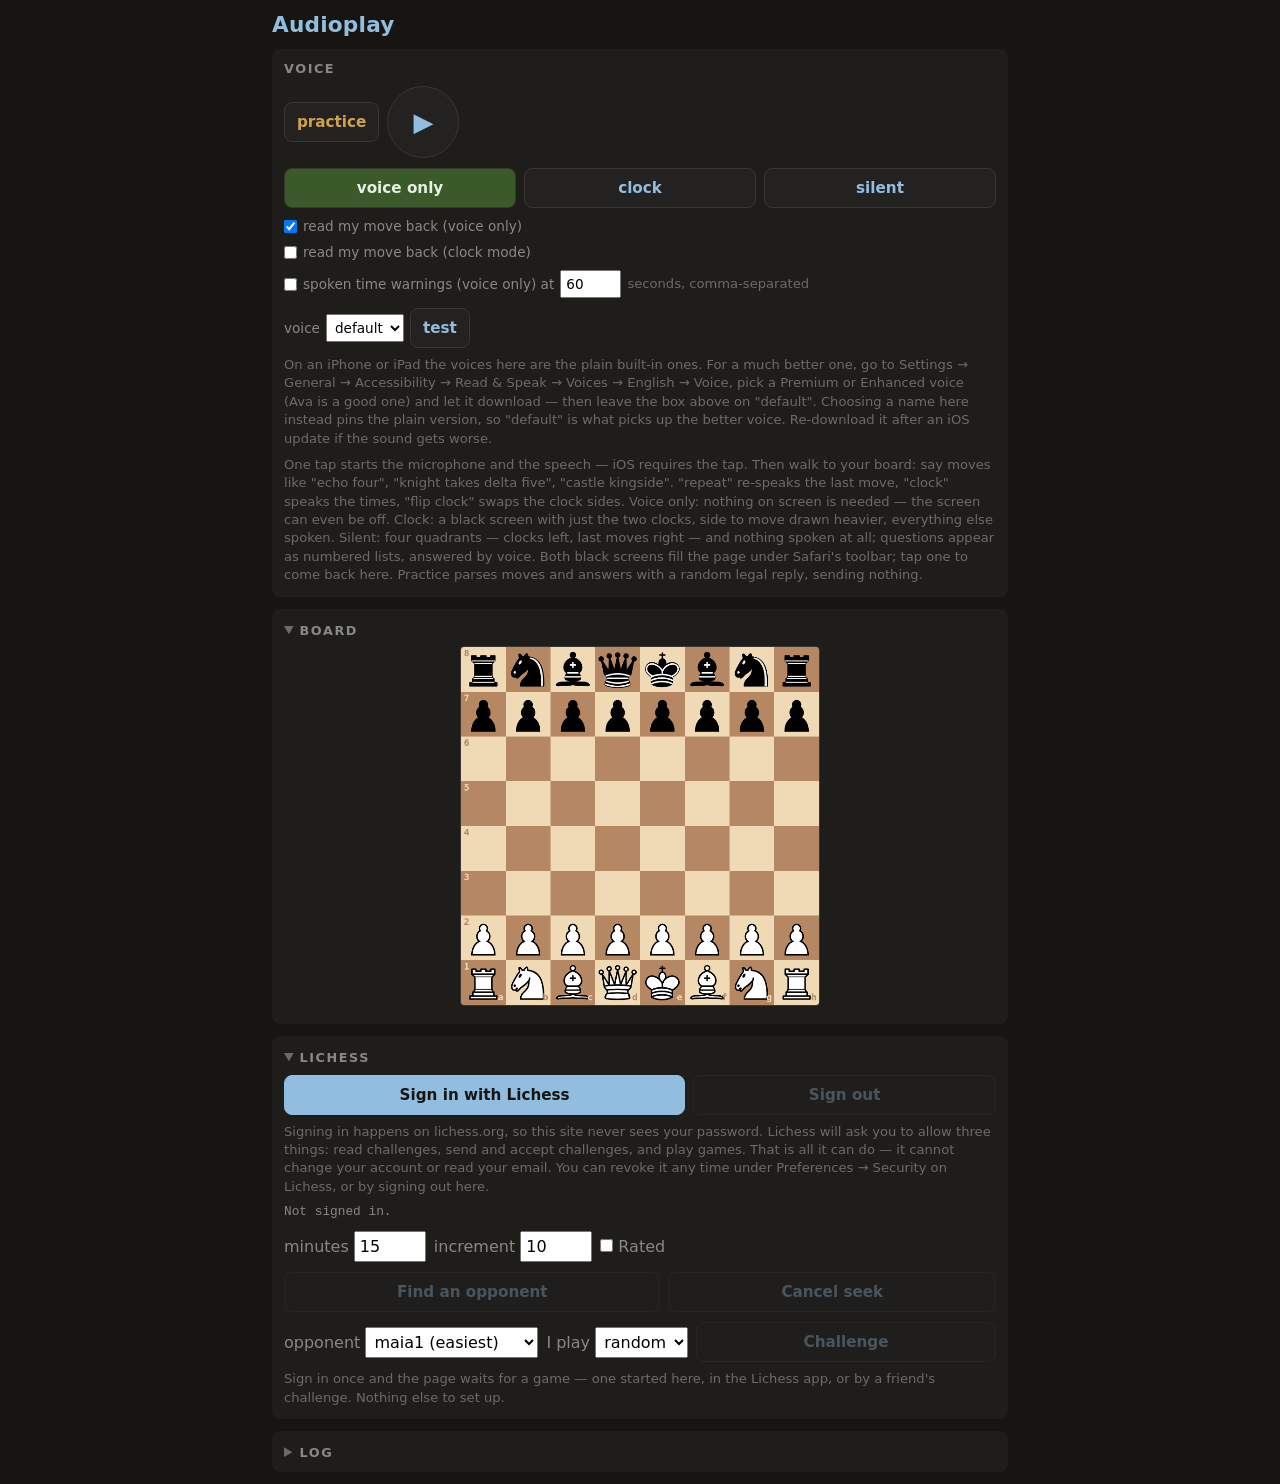
<file: reference/index.html>
<!DOCTYPE html>
<!-- Layout and STATIC style only. The project is
     documented in app.js — 
     read its header first. The CSS below is BoardEye's,
     trimmed to the panels this page has.

     NO VERSION NUMBER IS DISPLAYED ANYWHERE (w6). It
     used to sit in the heading, in the log bar, and in a
     ?v= on every script tag, so every bump forced an
     edit of a file whose layout had not changed. VERSION
     still exists in app.js and still goes in the LOG
     LINES, which is where it is actually useful — a
     pasted log dump says which build produced it. On
     screen it told the owner something he already knew.
     This file should only change when the LAYOUT does.
     Cache-busting went too: GitHub Pages caches about
     ten minutes and a hard refresh beats it, which is
     the right trade for a site with one user.

     NO STATE APPEARANCE LIVES HERE (w11). Anything whose
     look changes with what the program is DOING — a
     button that goes green when signed in, a chip that
     lights when its mode is on — is styled from app.js,
     inline, next to the code that knows the state. The
     userscript did it that way and it was right: a CSS
     class here plus a toggle there means every such
     tweak edits two files for one idea. What stays here
     is the resting appearance: colours, type, spacing,
     layout. -->
<html lang="en">
<head>
<meta charset="UTF-8">
<meta name="viewport" content="width=device-width, initial-scale=1.0, maximum-scale=1.0, user-scalable=no">
<title>Audioplay</title>
<style>
  :root {
    --bg:      #161512;
    --surface: #1f1d1a;
    --border:  #3a3530;
    --accent:  #91bddf;
    --green:   #7cb444;
    --red:     #f34335;
    --text:    #888888;
    --btn-bg:  #242220;
    --chip-on: #3a5a2a;
    --warn:    #d0a24c;
    --dim:     #6b6b6b;
    --ok: var(--green); --bad: var(--red); --brass: var(--accent);
  }
  * { box-sizing: border-box; margin: 0; padding: 0; -webkit-tap-highlight-color: transparent; }
  body {
    background: var(--bg); color: var(--text);
    font-family: system-ui, -apple-system, "Segoe UI", Roboto, sans-serif;
    font-weight: 500;
    padding: 12px; max-width: 760px; margin: 0 auto;
  }
  h1 { font-size: 1.35rem; font-weight: 700; letter-spacing: .01em; color: var(--accent); }
  h1 .version { color: var(--text); font-size: .8rem; margin-left: .4em; font-family: Menlo, monospace; font-weight: 600; }
  .row { display: flex; gap: 8px; margin-top: 10px; flex-wrap: wrap; align-items: center; }
  button {
    touch-action: manipulation; -webkit-user-select: none; user-select: none;
    -webkit-appearance: none; appearance: none;
    font-family: inherit; font-size: .95rem; font-weight: 600;
    background: var(--btn-bg); color: var(--accent);
    border: 1px solid var(--border); border-radius: 8px;
    padding: 10px 14px; flex: 1 1 auto;
    transition: transform .08s ease, opacity .08s ease;
  }
  button:active { transform: scale(.96); opacity: .5; }
  button:focus, button:focus-visible { outline: none; box-shadow: none; }
  button:disabled { opacity: .35; }
  button.primary { background: var(--accent); color: var(--bg); border-color: var(--accent); }
  button.chip { flex: 0 0 auto; padding: 10px 12px; }
  button.chip#chipPractice { color: var(--warn); }
  button.on { background: var(--chip-on); color: #e6efe0; }
  /* The round button, exactly the userscript's: play
     triangle = off, hollow circle = on, filled = hearing */
  #bigBtn {
    flex: 0 0 auto; width: 72px; height: 72px; border-radius: 50%;
    font-size: 26px; line-height: 1; padding: 0;
    display: flex; align-items: center; justify-content: center;
  }
  .panel { background: var(--surface); border-radius: 8px; padding: 12px; margin-top: 12px; }
  .panel h2, .panel > details > summary {
    font-size: .8rem; font-weight: 600; letter-spacing: .12em;
    text-transform: uppercase; color: var(--text); margin-bottom: 8px;
  }
  .panel > details > summary { cursor: pointer; }
  .panel > details > summary::marker,
  .panel > details > summary::-webkit-details-marker { color: var(--dim); font-size: 1.15em; }
  .panel > details:not([open]) > summary { margin-bottom: 0; }
  .stats { font-family: Menlo, "SF Mono", monospace; font-size: .8rem; line-height: 1.5; white-space: pre-wrap; }
  .stats .ok { color: var(--ok); } .stats .bad { color: var(--bad); }
  #mini {
    display: block; width: 100%; max-width: 360px; aspect-ratio: 1;
    border: 1px solid var(--border); border-radius: 4px;
    margin: 0 auto; touch-action: manipulation;
  }
  .hint { color: var(--dim); font-size: .82rem; margin-top: 8px; line-height: 1.4; }
  #lichessLine { margin-top: 6px; }
  #turnLine { margin-top: 6px; font-weight: 700; }
  #clockLine { margin-top: 6px; font-size: 1.5rem; font-weight: 700; letter-spacing: .02em;
               font-family: Menlo, "SF Mono", monospace; }
  #clockLine .mine { color: var(--brass); }
  #clockLine .low { color: var(--bad); }
  input.numin { width: 4.5em; padding: 4px; font: inherit; }
  input.whoin { width: 9em; padding: 4px; font: inherit; }
  select { font: inherit; padding: 4px; }
  #logBody {
    margin: 8px 0 0; max-height: 40vh; overflow: auto; color: #9fb0a0;
    font-size: 11px; line-height: 1.35; white-space: pre-wrap; word-break: break-word;
    font-family: ui-monospace, Menlo, monospace; -webkit-overflow-scrolling: touch;
  }
  .row.opt { font-size: .85rem; color: var(--text); gap: 6px; }
  .row.opt label { display: flex; align-items: center; gap: 6px; }
  #modeRow button { flex: 1 1 0; }
</style>
</head>
<body>

<svg id="pieceDefs" aria-hidden="true" focusable="false"
     style="position:absolute;width:0;height:0;overflow:hidden"><defs>
  <g id="white-king" fill="none" fill-rule="evenodd" stroke="#000" stroke-width="1.5" stroke-linecap="round" stroke-linejoin="round"><path d="M22.5 11.63V6M20 8h5" stroke-linejoin="miter"/><path d="M22.5 25s4.5-7.5 3-10.5c0 0-1-2.5-3-2.5s-3 2.5-3 2.5c-1.5 3 3 10.5 3 10.5" fill="#fff" stroke-linecap="butt" stroke-linejoin="miter"/><path d="M11.5 37c5.5 3.5 15.5 3.5 21 0v-7s9-4.5 6-10.5c-4-6.5-13.5-3.5-16 4V27v-3.5c-3.5-7.5-13-10.5-16-4-3 6 5 10 5 10V37z" fill="#fff"/><path d="M11.5 30c5.5-3 15.5-3 21 0m-21 3.5c5.5-3 15.5-3 21 0m-21 3.5c5.5-3 15.5-3 21 0"/></g>
  <g id="white-queen" fill="#fff" fill-rule="evenodd" stroke="#000" stroke-width="1.5" stroke-linecap="round" stroke-linejoin="round"><path d="M8 12a2 2 0 1 1-4 0 2 2 0 1 1 4 0zM24.5 7.5a2 2 0 1 1-4 0 2 2 0 1 1 4 0zM41 12a2 2 0 1 1-4 0 2 2 0 1 1 4 0zM16 8.5a2 2 0 1 1-4 0 2 2 0 1 1 4 0zM33 9a2 2 0 1 1-4 0 2 2 0 1 1 4 0z"/><path d="M9 26c8.5-1.5 21-1.5 27 0l2-12-7 11V11l-5.5 13.5-3-15-3 15-5.5-14V25L7 14l2 12zM9 26c0 2 1.5 2 2.5 4 1 1.5 1 1 .5 3.5-1.5 1-1.5 2.5-1.5 2.5-1.5 1.5.5 2.5.5 2.5 6.5 1 16.5 1 23 0 0 0 1.5-1 0-2.5 0 0 .5-1.5-1-2.5-.5-2.5-.5-2 .5-3.5 1-2 2.5-2 2.5-4-8.5-1.5-18.5-1.5-27 0z" stroke-linecap="butt"/><path d="M11.5 30c3.5-1 18.5-1 22 0M12 33.5c6-1 15-1 21 0" fill="none"/></g>
  <g id="white-rook" fill="#fff" fill-rule="evenodd" stroke="#000" stroke-width="1.5" stroke-linecap="round" stroke-linejoin="round"><path d="M9 39h27v-3H9v3zM12 36v-4h21v4H12zM11 14V9h4v2h5V9h5v2h5V9h4v5" stroke-linecap="butt"/><path d="M34 14l-3 3H14l-3-3"/><path d="M31 17v12.5H14V17" stroke-linecap="butt" stroke-linejoin="miter"/><path d="M31 29.5l1.5 2.5h-20l1.5-2.5"/><path d="M11 14h23" fill="none" stroke-linejoin="miter"/></g>
  <g id="white-bishop" fill="none" fill-rule="evenodd" stroke="#000" stroke-width="1.5" stroke-linecap="round" stroke-linejoin="round"><g fill="#fff" stroke-linecap="butt"><path d="M9 36c3.39-.97 10.11.43 13.5-2 3.39 2.43 10.11 1.03 13.5 2 0 0 1.65.54 3 2-.68.97-1.65.99-3 .5-3.39-.97-10.11.46-13.5-1-3.39 1.46-10.11.03-13.5 1-1.354.49-2.323.47-3-.5 1.354-1.94 3-2 3-2zM15 32c2.5 2.5 12.5 2.5 15 0 .5-1.5 0-2 0-2 0-2.5-2.5-4-2.5-4 5.5-1.5 6-11.5-5-15.5-11 4-10.5 14-5 15.5 0 0-2.5 1.5-2.5 4 0 0-.5.5 0 2zM25 8a2.5 2.5 0 1 1-5 0 2.5 2.5 0 1 1 5 0z"/></g><path d="M17.5 26h10M15 30h15m-7.5-14.5v5M20 18h5" stroke-linejoin="miter"/></g>
  <g id="white-knight" fill="none" fill-rule="evenodd" stroke="#000" stroke-width="1.5" stroke-linecap="round" stroke-linejoin="round"><path d="M 22,10 C 32.5,11 38.5,18 38,39 L 15,39 C 15,30 25,32.5 23,18" style="fill:#ffffff; stroke:#000000;"/><path d="M 24,18 C 24.38,20.91 18.45,25.37 16,27 C 13,29 13.18,31.34 11,31 C 9.958,30.06 12.41,27.96 11,28 C 10,28 11.19,29.23 10,30 C 9,30 5.997,31 6,26 C 6,24 12,14 12,14 C 12,14 13.89,12.1 14,10.5 C 13.27,9.506 13.5,8.5 13.5,7.5 C 14.5,6.5 16.5,10 16.5,10 L 18.5,10 C 18.5,10 19.28,8.008 21,7 C 22,7 22,10 22,10" style="fill:#ffffff; stroke:#000000;"/><path d="M 9.5 25.5 A 0.5 0.5 0 1 1 8.5,25.5 A 0.5 0.5 0 1 1 9.5 25.5 z" style="fill:#000000; stroke:#000000;"/><path d="M 15 15.5 A 0.5 1.5 0 1 1 14,15.5 A 0.5 1.5 0 1 1 15 15.5 z" transform="matrix(0.866,0.5,-0.5,0.866,9.693,-5.173)" style="fill:#000000; stroke:#000000;"/></g>
  <g id="white-pawn"><path d="M22.5 9c-2.21 0-4 1.79-4 4 0 .89.29 1.71.78 2.38C17.33 16.5 16 18.59 16 21c0 2.03.94 3.84 2.41 5.03-3 1.06-7.41 5.55-7.41 13.47h23c0-7.92-4.41-12.41-7.41-13.47 1.47-1.19 2.41-3 2.41-5.03 0-2.41-1.33-4.5-3.28-5.62.49-.67.78-1.49.78-2.38 0-2.21-1.79-4-4-4z" fill="#fff" stroke="#000" stroke-width="1.5" stroke-linecap="round"/></g>
  <g id="black-king" fill="none" fill-rule="evenodd" stroke="#000" stroke-width="1.5" stroke-linecap="round" stroke-linejoin="round"><path d="M22.5 11.63V6" stroke-linejoin="miter"/><path d="M22.5 25s4.5-7.5 3-10.5c0 0-1-2.5-3-2.5s-3 2.5-3 2.5c-1.5 3 3 10.5 3 10.5" fill="#000" stroke-linecap="butt" stroke-linejoin="miter"/><path d="M11.5 37c5.5 3.5 15.5 3.5 21 0v-7s9-4.5 6-10.5c-4-6.5-13.5-3.5-16 4V27v-3.5c-3.5-7.5-13-10.5-16-4-3 6 5 10 5 10V37z" fill="#000"/><path d="M20 8h5" stroke-linejoin="miter"/><path d="M32 29.5s8.5-4 6.03-9.65C34.15 14 25 18 22.5 24.5l.01 2.1-.01-2.1C20 18 9.906 14 6.997 19.85c-2.497 5.65 4.853 9 4.853 9M11.5 30c5.5-3 15.5-3 21 0m-21 3.5c5.5-3 15.5-3 21 0m-21 3.5c5.5-3 15.5-3 21 0" stroke="#fff"/></g>
  <g id="black-queen" fill="#000" fill-rule="evenodd" stroke="#000" stroke-width="1.5" stroke-linecap="round" stroke-linejoin="round"><g fill="#000" stroke="none"><circle cx="6" cy="12" r="2.75"/><circle cx="14" cy="9" r="2.75"/><circle cx="22.5" cy="8" r="2.75"/><circle cx="31" cy="9" r="2.75"/><circle cx="39" cy="12" r="2.75"/></g><path d="M9 26c8.5-1.5 21-1.5 27 0l2.5-12.5L31 25l-.3-14.1-5.2 13.6-3-14.5-3 14.5-5.2-13.6L14 25 6.5 13.5 9 26zM9 26c0 2 1.5 2 2.5 4 1 1.5 1 1 .5 3.5-1.5 1-1.5 2.5-1.5 2.5-1.5 1.5.5 2.5.5 2.5 6.5 1 16.5 1 23 0 0 0 1.5-1 0-2.5 0 0 .5-1.5-1-2.5-.5-2.5-.5-2 .5-3.5 1-2 2.5-2 2.5-4-8.5-1.5-18.5-1.5-27 0z" stroke-linecap="butt"/><path d="M11 38.5a35 35 1 0 0 23 0" fill="none" stroke-linecap="butt"/><path d="M11 29a35 35 1 0 1 23 0M12.5 31.5h20M11.5 34.5a35 35 1 0 0 22 0M10.5 37.5a35 35 1 0 0 24 0" fill="none" stroke="#fff"/></g>
  <g id="black-rook" fill="#000" fill-rule="evenodd" stroke="#000" stroke-width="1.5" stroke-linecap="round" stroke-linejoin="round"><path d="M9 39h27v-3H9v3zM12.5 32l1.5-2.5h17l1.5 2.5h-20zM12 36v-4h21v4H12z" stroke-linecap="butt"/><path d="M14 29.5v-13h17v13H14z" stroke-linecap="butt" stroke-linejoin="miter"/><path d="M14 16.5L11 14h23l-3 2.5H14zM11 14V9h4v2h5V9h5v2h5V9h4v5H11z" stroke-linecap="butt"/><path d="M12 35.5h21M13 31.5h19M14 29.5h17M14 16.5h17M11 14h23" fill="none" stroke="#fff" stroke-width="1" stroke-linejoin="miter"/></g>
  <g id="black-bishop" fill="none" fill-rule="evenodd" stroke="#000" stroke-width="1.5" stroke-linecap="round" stroke-linejoin="round"><path d="M9 36c3.39-.97 10.11.43 13.5-2 3.39 2.43 10.11 1.03 13.5 2 0 0 1.65.54 3 2-.68.97-1.65.99-3 .5-3.39-.97-10.11.46-13.5-1-3.39 1.46-10.11.03-13.5 1-1.354.49-2.323.47-3-.5 1.354-1.94 3-2 3-2zm6-4c2.5 2.5 12.5 2.5 15 0 .5-1.5 0-2 0-2 0-2.5-2.5-4-2.5-4 5.5-1.5 6-11.5-5-15.5-11 4-10.5 14-5 15.5 0 0-2.5 1.5-2.5 4 0 0-.5.5 0 2zM25 8a2.5 2.5 0 1 1-5 0 2.5 2.5 0 1 1 5 0z" fill="#000" stroke-linecap="butt"/><path d="M17.5 26h10M15 30h15m-7.5-14.5v5M20 18h5" stroke="#fff" stroke-linejoin="miter"/></g>
  <g id="black-knight" fill="none" fill-rule="evenodd" stroke="#000" stroke-width="1.5" stroke-linecap="round" stroke-linejoin="round"><path d="M 22,10 C 32.5,11 38.5,18 38,39 L 15,39 C 15,30 25,32.5 23,18" style="fill:#000000; stroke:#000000;"/><path d="M 24,18 C 24.38,20.91 18.45,25.37 16,27 C 13,29 13.18,31.34 11,31 C 9.958,30.06 12.41,27.96 11,28 C 10,28 11.19,29.23 10,30 C 9,30 5.997,31 6,26 C 6,24 12,14 12,14 C 12,14 13.89,12.1 14,10.5 C 13.27,9.506 13.5,8.5 13.5,7.5 C 14.5,6.5 16.5,10 16.5,10 L 18.5,10 C 18.5,10 19.28,8.008 21,7 C 22,7 22,10 22,10" style="fill:#000000; stroke:#000000;"/><path d="M 9.5 25.5 A 0.5 0.5 0 1 1 8.5,25.5 A 0.5 0.5 0 1 1 9.5 25.5 z" style="fill:#ececec; stroke:#ececec;"/><path d="M 15 15.5 A 0.5 1.5 0 1 1 14,15.5 A 0.5 1.5 0 1 1 15 15.5 z" transform="matrix(0.866,0.5,-0.5,0.866,9.693,-5.173)" style="fill:#ececec; stroke:#ececec;"/><path d="M 24.55,10.4 L 24.1,11.85 L 24.6,12 C 27.75,13 30.25,14.49 32.5,18.75 C 34.75,23.01 35.75,29.06 35.25,39 L 35.2,39.5 L 37.45,39.5 L 37.5,39 C 38,28.94 36.62,22.15 34.25,17.66 C 31.88,13.17 28.46,11.02 25.06,10.5 L 24.55,10.4 z " style="fill:#ececec; stroke:none;"/></g>
  <g id="black-pawn"><path d="M22.5 9c-2.21 0-4 1.79-4 4 0 .89.29 1.71.78 2.38C17.33 16.5 16 18.59 16 21c0 2.03.94 3.84 2.41 5.03-3 1.06-7.41 5.55-7.41 13.47h23c0-7.92-4.41-12.41-7.41-13.47 1.47-1.19 2.41-3 2.41-5.03 0-2.41-1.33-4.5-3.28-5.62.49-.67.78-1.49.78-2.38 0-2.21-1.79-4-4-4z" stroke="#000" stroke-width="1.5" stroke-linecap="round"/></g>
</defs></svg>

<h1>Audioplay</h1>

<div class="panel" id="panelVoice">
  <h2>Voice</h2>
  <div class="row">
    <button class="chip" id="chipPractice">practice</button>
    <button id="bigBtn">&#9654;</button>
  </div>
  <div class="row" id="modeRow">
    <button id="modeVoice" class="on">voice only</button>
    <button id="modeClock">clock</button>
    <button id="modeSilent">silent</button>
  </div>
  <div class="row opt">
    <label><input type="checkbox" id="optReadBackVoice" data-setting="readBackVoice">
    read my move back (voice only)</label>
  </div>
  <div class="row opt">
    <label><input type="checkbox" id="optReadBackClock" data-setting="readBackClock">
    read my move back (clock mode)</label>
  </div>
  <div class="row opt">
    <label><input type="checkbox" id="optLowTime" data-setting="lowTimeOn">
    spoken time warnings (voice only) at</label>
    <input id="optLowTimeLevels" class="numin" type="text"
      value="60" autocapitalize="off" autocorrect="off"
      spellcheck="false"> <span class="hint" style="margin-top:0">seconds, comma-separated</span>
  </div>
  <div class="row opt">
    <label for="optVoice">voice</label>
    <select id="optVoice"><option value="">default</option></select>
    <button class="chip" id="btnVoiceTest">test</button>
  </div>
  <p class="hint">On an iPhone or iPad the voices here are
  the plain built-in ones. For a much better one, go to
  Settings &rarr; General &rarr; Accessibility &rarr; Read
  &amp; Speak &rarr; Voices &rarr; English &rarr; Voice, pick
  a Premium or Enhanced voice (Ava is a good one) and let it
  download &mdash; then leave the box above on "default".
  Choosing a name here instead pins the plain version, so
  "default" is what picks up the better voice. Re-download
  it after an iOS update if the sound gets worse.</p>
  <p class="hint">One tap starts the microphone and the
  speech — iOS requires the tap. Then walk to your board:
  say moves like "echo four", "knight takes delta five",
  "castle kingside". "repeat" re-speaks the last move,
  "clock" speaks the times, "flip clock" swaps the clock
  sides. Voice only: nothing on screen is needed — the
  screen can even be off. Clock: a black screen with just
  the two clocks, side to move drawn heavier, everything
  else spoken. Silent: four quadrants — clocks left, last
  moves right — and nothing spoken at all; questions
  appear as numbered lists, answered by voice. Both black
  screens fill the page under Safari's toolbar; tap one
  to come back here. Practice parses moves
  and answers with a random legal reply, sending
  nothing.</p>
</div>

<div class="panel" id="panelBoard">
  <details open>
  <summary>Board</summary>
  <canvas id="mini" width="768" height="768"></canvas>
  <div class="stats" id="turnLine"></div>
  <div class="stats" id="clockLine"></div>
  </details>
</div>

<div class="panel" id="panelLichess">
  <details open>
  <summary>Lichess</summary>
  <div class="row">
    <button id="btnSignIn" class="primary">Sign in with Lichess</button>
    <button id="btnSignOut" disabled>Sign out</button>
  </div>
  <p class="hint">Signing in happens on lichess.org, so
  this site never sees your password. Lichess will ask you
  to allow three things: read challenges, send and accept
  challenges, and play games. That is all it can do — it
  cannot change your account or read your email. You can
  revoke it any time under Preferences &rarr; Security on
  Lichess, or by signing out here.</p>
  <div class="stats" id="lichessLine">Not signed in.</div>
  <div class="row">
    <label>minutes <input id="seekMinutes" class="numin" type="number" min="1" max="180" value="15"></label>
    <label>increment <input id="seekIncrement" class="numin" type="number" min="0" max="60" value="10"></label>
    <label><input type="checkbox" id="seekRated"> Rated</label>
  </div>
  <div class="row">
    <button id="btnSeek" disabled>Find an opponent</button>
    <button id="btnSeekCancel" disabled>Cancel seek</button>
  </div>
  <div class="row">
    <label>opponent <select id="challengeWho">
      <option value="maia1">maia1 (easiest)</option>
      <option value="maia5">maia5</option>
      <option value="maia9">maia9 (strongest)</option>
      <option value="other">someone else</option>
    </select></label>
    <input id="challengeOther" class="whoin" type="text"
      placeholder="lichess name" style="display:none"
      autocapitalize="off" autocorrect="off" spellcheck="false">
    <label>I play <select id="challengeColour">
      <option value="random">random</option>
      <option value="white">white</option>
      <option value="black">black</option>
    </select></label>
    <button id="btnChallenge" disabled>Challenge</button>
  </div>
  <p class="hint">Sign in once and the page waits for a
  game — one started here, in the Lichess app, or by a
  friend's challenge. Nothing else to set up.</p>
  </details>
</div>

<div class="panel" id="panelLog">
  <details>
  <summary>Log</summary>
  <div class="row">
    <button class="chip" id="btnLogCopy">copy</button>
    <button class="chip" id="btnLogClear">clear</button>
  </div>
  <pre id="logBody"></pre>
  </details>
</div>

<!-- Load order is dependency order for top-level code
     only; all cross-file calls happen at runtime. Bump
     ?v= with VERSION so a deploy can never mix old and
     new files in one cached page. -->
<script src="rules.js"></script>
<script src="board.js"></script>
<script src="speech.js"></script>
<script src="parser.js"></script>
<script src="lichess.js"></script>
<script src="modes.js"></script>
<script src="app.js"></script>
</body>
</html>
</file>
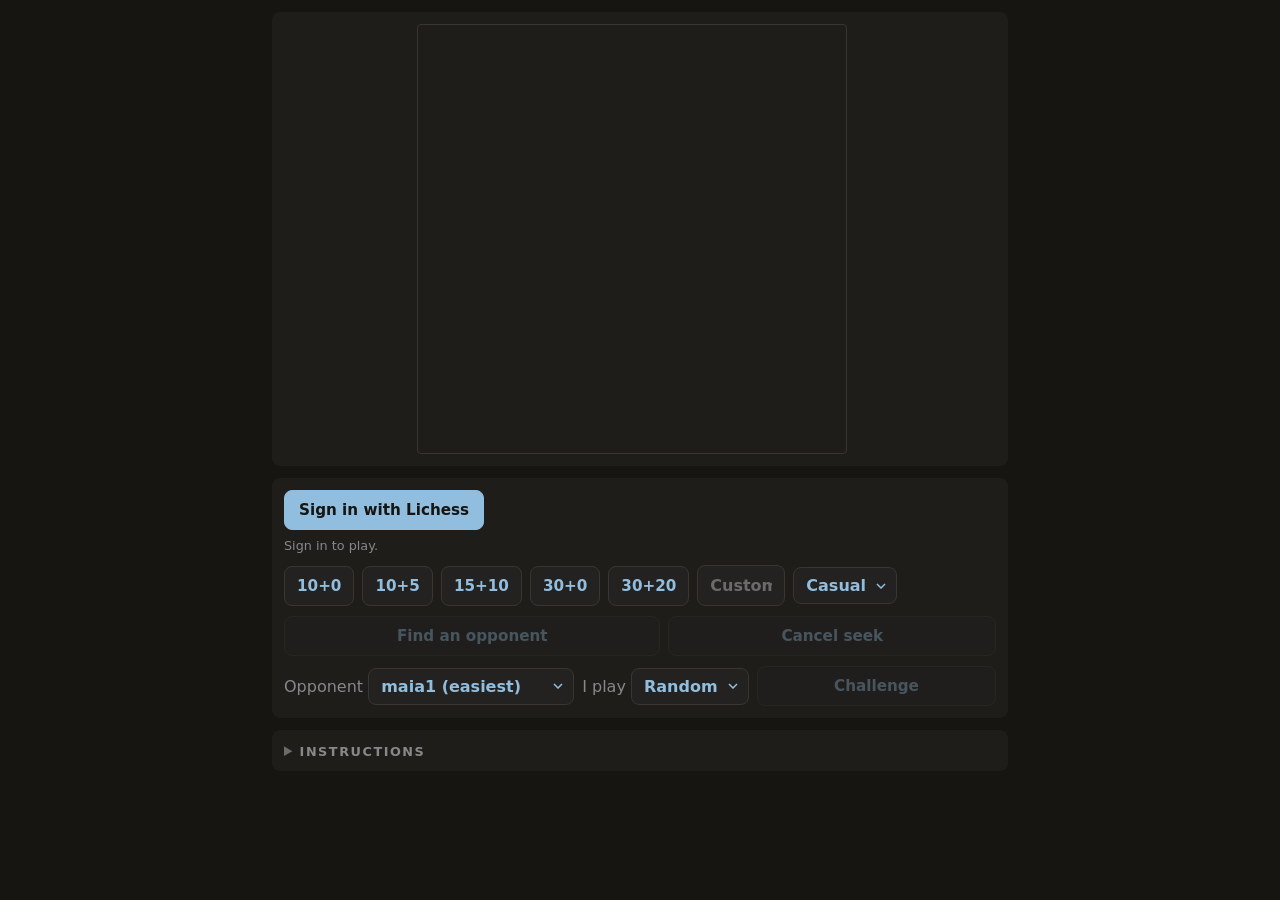
<file: src/index.html>
<!doctype html>
<!-- ONE LINE, AND THE PAGE HAS NEVER HAD IT (w56). Without a
     doctype every browser parses this in QUIRKS MODE - a
     compatibility mode for pages written before the standards
     existed - and it has been doing so since w1. The page
     works, which is why nobody noticed.

     What changes in standards mode is mostly sizing: percentage
     heights resolve differently, and line-height and font
     inheritance into tables behave properly. Everything on
     screen here was tuned BY EYE ON THE DEVICE while the page
     was in quirks mode, so this is the one change in the whole
     review that could shift how big things look - the clock
     digits, the panels, the vh budgets in settings.js.

     It is its own commit for exactly that reason: if anything
     reads wrong at arm's length, revert this and nothing else.
     Do NOT retune the sizes in the same change - measure
     first, on the device, and only then decide whether
     anything actually needs moving. -->

<!-- Layout and STATIC style only. The project's front door
     is header.js in src/ - read it first, and it is the only
     one: the constraints, platform findings and closed cases
     all live there now. us-header.js, in frozen-userscript/,
     is the frozen userscript's own header and is history, not
     authority - read it for why something happened.

     THIS FILE IS A TEMPLATE: build.js replaces the
     AUDIOPLAY_JS line below with the concatenated script,
     producing the ONE file that gets uploaded. The CSS is
     BoardEye's, trimmed.

     NO VERSION NUMBER IS DISPLAYED ANYWHERE (w6). VERSION
     lives in the log lines, where a pasted dump says which
     build produced it.

     WHO OWNS STATE APPEARANCE (w11, amended at w36). The
     original rule said no state appearance lives here.
     That was too strong, and w36 broke it on purpose: the
     Custom time box had its background set inline by code
     that could not see the text colour the stylesheet had
     already chosen, so it went black-on-green. The rule
     that survives is the useful half - THE STYLESHEET OWNS
     WHAT EACH STATE LOOKS LIKE; THE CODE OWNS WHICH STATE
     IS CURRENT, and says so by toggling a class (.picked,
     .on, .primary). Code should set a colour directly only
     where a stylesheet cannot know the value. -->
<html lang="en">
<head>
<meta charset="UTF-8">
<!-- maximum-scale/user-scalable dropped at w54: iOS has ignored them
     since iOS 10 (see the w25 note in ui.js), so they never did the
     job they were added for here, and on every other platform they
     take away pinch-zoom from someone who may need it. -->
<meta name="viewport" content="width=device-width, initial-scale=1.0">
<title>Audioplay</title>
<!-- THE ICON, AND IT LIVES IN THIS FILE AS BYTES (w130).
     Until now the page had no icon at all, so adding it to the
     iPad home screen - which is how it is used - got iOS's
     fallback: a shrunken screenshot of a mostly black page,
     indistinguishable at arm's length from any other dark
     tile. The icon is a knight, cream on near black, one shape
     and nothing else, because the tile is read by someone
     standing away from the device without reading glasses.

     WHY A data: URI RATHER THAN A FILE. deploy.yml publishes a
     directory holding exactly one thing - the index.html
     build.js wrote - deliberately, so there is no second copy
     of anything that can fall out of step (the w18 shape). An
     icon.png beside it would have to be copied in by the
     workflow, and then a local build would not have it while
     the deployed page did. Inlined, the icon ships wherever
     the page ships and cannot go missing on its own.

     WHY IT IS FULL BLEED. iOS applies its own rounded mask to
     an apple-touch-icon. Art that already has rounded corners
     gets rounded twice, leaving pale slivers in the corners,
     and transparency is composited onto black. So what is
     stored here is the INSIDE of the generated art's rounded
     card, cropped past the arc: an opaque square, 180x180, no
     alpha. Any replacement must obey those three.

     WHY IT IS SMALL. It is a palette PNG - a 64 step ramp from
     the card's black to the piece's cream - which is all this
     art is once the render noise is thrown away. 1.2KB,
     against 18KB for the same image kept as noisy RGB.

     WHY IT APPEARS TWICE. One rel carrying both keywords is
     not reliably honoured, and that is not a thing that can be
     tested from here. Two tags, the same bytes: the home
     screen takes the first, a browser tab the second. The
     harness asserts they are identical, so the duplication
     cannot rot. The bytes ARE the source - base64 -d gives the
     PNG back - so there is nothing kept anywhere else. -->
<link rel="apple-touch-icon" href="[data-uri]">
<link rel="icon" href="[data-uri]">
<style>
  :root {
    --bg:      #161512;
    --surface: #1f1d1a;
    --border:  #3a3530;
    --blue:    #91bddf;
    --text:    #888888;
    --btn-bg:  #242220;
    /* THE CONTROLS' GREEN, AND THE CLOCK'S IS NOT IT (w101).
       w92 gave every green on the page the clock box's
       measured #374528, reasoning that one colour should mean
       "on" everywhere. Lived with, it read drab - and it is:
       of every green this project has used, that one is the
       darkest, and Lichess itself puts that colour ONLY on
       its clock. So the pre-w92 button green comes back, 60%
       brighter and the livelier for it, and the clock keeps
       its own measured value (which it never took from here -
       the .cbox rules carry their four literals directly, so
       this variable moves alone). ui.js paints the same value
       from BUTTON_ON; the harness pins the pair together. */
    --button-on: #3a5a2a;
    /* the ONE white for everything lit (w95): clock digits in
       all four box colours, and the text on every green
       button. Landed at #f2f2ef on the second try (w97):
       pure #fff read as glaring on the device, the first
       correction #e9e9e6 as dingy, and the owner split the
       difference. ui.js paints the same value from
       BUTTON_TEXT_ON; the harness pins the pair together. */
    --bright:  #f2f2ef;
    /* NAMED FOR THE COLOUR, NOT ONE OF ITS JOBS (w104) - the
       same call the owner made on --blue at w102. It was
       --warn, and it does warn on the armed "Sign out?" and
       the log's clear link; it also marks the Practice button
       while practice is OFF and, since w104, every player
       TITLE - and those are not warnings. ui.js has held it
       as AMBER since w102, so the pin's two halves finally
       agree on a name. */
    --amber:   #d0a24c;
    /* the BOT title's fuchsia (w105), from the owner's
       screenshot of lichess.org. Sampled off THIN ANTI-ALIASED
       TEXT, where every edge pixel is part background, so the
       reading skews dark: the brighter of the owner's two
       candidates is the one taken, and if it still reads dull
       on the device the true value is brighter still, not
       darker. */
    --fuchsia: #c02acc;
    --dim:     #6b6b6b;
  }
  * { box-sizing: border-box; margin: 0; padding: 0; -webkit-tap-highlight-color: transparent; }
  body {
    background: var(--bg); color: var(--text);
    font-family: system-ui, -apple-system, "Segoe UI", Roboto, sans-serif;
    font-weight: 500;
    padding: 12px; max-width: 760px; margin: 0 auto;
  }
  .row { display: flex; gap: 8px; margin-top: 10px; flex-wrap: wrap; align-items: center; }
  /* Button rules are SCOPED to .panel (w21): the shared UI
     creates its own buttons with inline styles, and the
     bare selectors here were bleeding flex/padding into
     them - the on/off pills came out different sizes. On
     lichess.org no page CSS ever reached those elements;
     on our page it must be told not to. */
  .panel button {
    touch-action: manipulation; -webkit-user-select: none; user-select: none;
    -webkit-appearance: none; appearance: none;
    font-family: inherit; font-size: .95rem; font-weight: 600;
    background: var(--btn-bg); color: var(--blue);
    border: 1px solid var(--border); border-radius: 8px;
    padding: 10px 14px; flex: 1 1 auto;
    transition: transform .08s ease, opacity .08s ease;
  }
  .panel button:active { transform: scale(.96); opacity: .5; }
  .panel button:focus, .panel button:focus-visible { outline: none; box-shadow: none; }
  .panel button:disabled { opacity: .35; }
  .panel button.primary { background: var(--blue); color: var(--bg); border-color: var(--blue); }
  /* THE "ON" GREEN, for controls that mean "this is
     running" - the account button while signed in (w54; the
     voice button wore it too until w138, when its on-state
     became the recording red below). It used to be painted
     from JS with #3a5a2a and #91bddf written out by hand -
     the same two values --button-on and --blue already
     hold, duplicated where no stylesheet could see them
     drift. Every one of ui.js's copies is a named constant
     since w102, and the harness compares the pair of files.
     Same green as .tc.picked and #timeCustom.picked on
     purpose: it means the same thing in all four places. */
  .panel button.on {
    background: var(--button-on); color: var(--bright);
    border-color: var(--button-on);
  }
  /* THE RECORDING RED (w138, from the owner's userscript
     restyle): the voice button while voice is on. Red is
     the universal recording colour, and this is the one
     state on the page that means "the room is being heard"
     - so it stopped sharing the .on green, which now means
     only "this is running" (the account button). The value
     is the userscript's own recording red, not the clock's
     low red: those mean different things. */
  .panel button.rec {
    background: #f34335; color: var(--bright);
    border-color: #f34335;
  }
  /* THE ARMED QUESTION (w77): the account button while
     "Sign out?" stands. Filled like .primary because it
     means the same thing - this tap ACTS - and in the amber
     (--warn until w104) because the act is a leaving. */
  .panel button.confirm {
    background: var(--amber); color: var(--bg);
    border-color: var(--amber);
  }
  /* THE VOICE ROW MATCHES THE PAGE (w32). The shared UI
     builds these buttons with its own inline sizing, which
     is right where it lives (floating over lichess.org) and
     wrong here - they came out shorter and smaller than
     "Find an opponent" sitting directly below them. The
     code clears that inline sizing for the row, and this
     rule is what they land on: the same .panel button
     appearance, not stretched to fill the row. */
  #voicemove-ui button { flex: 0 0 auto; }
  #voicemove-ui > div { flex-wrap: wrap; gap: 8px; }
  #timeRow { display: contents; }
  .panel button.tc { flex: 0 0 auto; padding: 10px 12px;
    font-variant-numeric: tabular-nums; }
  .panel button.tc.picked { background: var(--button-on);
    color: var(--bright); border-color: var(--button-on); }
  /* The custom box is a BUTTON THAT YOU TYPE IN (w36), not
     a form field: same surface, text and border as the
     presets beside it, and the same green when picked. It
     had no colour of its own before, so it inherited the
     browser's black text - invisible the moment the picked
     green went behind it. */
  #timeCustom {
    width: 5.5em; font: inherit; font-weight: 600;
    padding: 10px 12px; border-radius: 8px; text-align: center;
    background: var(--btn-bg); color: var(--blue);
    border: 1px solid var(--border);
    -webkit-appearance: none; appearance: none;
    font-variant-numeric: tabular-nums;
  }
  #timeCustom::placeholder { color: var(--dim); font-weight: 600; }
  #timeCustom.picked {
    background: var(--button-on); color: var(--bright);
    border-color: var(--button-on);
  }
  .panel { background: var(--surface); border-radius: 8px; padding: 12px; margin-top: 12px; }
  /* THE FIRST PANEL SITS FLUSH UNDER THE BODY PADDING (w121).
     Every .panel carries margin-top to space it from the one
     above; on the board panel, first on the page since w120,
     that margin separated it from nothing and stacked on the
     body's own 12px top padding - 24px of dead space above
     the board where the sides get 12 (owner's screenshot,
     13 Aug). The board is what the page opens FOR; the
     spare margin goes. */
  #panelBoard { margin-top: 0; }
  .panel h2, .panel > details > summary {
    font-size: .8rem; font-weight: 600; letter-spacing: .12em;
    text-transform: uppercase; color: var(--text); margin-bottom: 8px;
  }
  .panel > details > summary { cursor: pointer; }
  .panel > details > summary::marker,
  .panel > details > summary::-webkit-details-marker { color: var(--dim); font-size: 1.15em; }
  .panel > details:not([open]) > summary { margin-bottom: 0; }
  #mini {
    display: block; width: 100%; aspect-ratio: 1;
    /* THE CAP IS TWO CAPS (w96), AND THE WIDTH CAP IS THE
       ROW'S NUMBER, NOT A TASTE (w97). w96 said 560 and the
       owner's iPad showed the clocks dumped UNDER the board:
       the body is 760 wide, so the board row offers 712, and
       560 of board plus the rail's up-to-260 exceeds it -
       flex wraps on hypothetical sizes, and the rail fell.
       430 is derived, not chosen: 712 - 16 gap - 260 rail
       max = 436, rounded down, so the rail provably CANNOT
       wrap. The second cap is 92% of the small viewport
       height, because the board is square and a phone held
       sideways has less height than width - the old 360 was
       cut off there. svh measures the viewport with Safari's
       bars showing; the plain line above is the fallback for
       browsers without svh. */
    max-width: 430px;
    max-width: min(430px, 92svh);
    border: 1px solid var(--border); border-radius: 4px;
    margin: 0 auto; touch-action: manipulation;
  }
  /* --text since w126, not --dim: the instructions are the
     only .hint text left on the page, and at #6b6b6b whole
     paragraphs were hard to read (owner's report) - dim is
     for furniture, not for prose someone is sent to READ.
     And BODY SIZE since w134, not .82rem, closing the same
     case from the other side: the owner read the w133 panel
     on the device and called the size way too small. The
     "aside" register the small size carried is not worth
     prose nobody can read; the panel is a manual now, and a
     manual reads at text size. */
  .hint { color: var(--text); font-size: 1rem; margin-top: 8px; line-height: 1.4; }
  /* THE STATUS LINE IS PROSE, AND READS AS PROSE (w107). It
     wore Menlo through a class called .stats, inherited whole
     from reference/'s w19 page - where that class styled
     THREE things, two of them numbers: a clock readout and a
     turn readout. Monospace earned its place there and this
     line came along with it. Both numeric members are gone
     (w71 deleted the turn line, w70 moved the clock into the
     rail), leaving a class named for statistics styling one
     English sentence - and since w106 that sentence is
     "Checkmate. White wins." The class had one member left,
     so it is folded into the element rather than renamed.
     white-space: pre-wrap survives the move: it is what lets
     a status message hold its own line breaks. */
  #lichessLine {
    margin-top: 6px; font-size: .8rem; line-height: 1.5;
    white-space: pre-wrap;
  }
  /* BOARD AND RAIL (w70), RESHAPED TO THE LICHESS LOOK (w71).
     w70 stretched the rail to the board's full height and
     pushed the clocks to its ends, which left a vacant middle
     the owner disliked on sight. Now the cluster sits together
     at the rail's vertical centre, and THE CLOCK IS THE TURN
     INDICATOR, as on the site this page talks to: white digits
     always, in a box whose colour says whose move it is -
     dark grey when it is not that side's turn (and dimmed),
     green when it is, red when it is their turn AND they are
     under a minute. The colour words White/Black are gone from
     beside the digits, and the turn line under the board went
     with them - the green box says it without a sentence.
     Wrap so a narrow screen drops the rail underneath instead
     of squeezing the board. */
  #boardRow { display: flex; flex-wrap: wrap; gap: 16px;
              align-items: stretch; justify-content: center; }
  #boardRow #mini { margin: 0; flex: 0 1 430px; }
  /* THE RAIL IS AS WIDE AS WHAT IS IN IT (w82). It used to
     grow (flex 1 1 150px, capped at 260), and the centred row
     above centred board-plus-GROWN-rail - whose right third
     was empty, since the clocks hug the rail's left edge. The
     visible cluster landed left of centre: board almost on the
     panel's edge, a wide blank right of the clocks. Sized to
     its content, the block the row centres IS what the eye
     sees, so the board's left edge and the clocks' right edge
     sit about the same distance in from the panel's sides.
     The cap stays, so a marathon username cannot squeeze the
     board.

     THE min-width IS GONE (w128). 150px was wider than the
     clock boxes, so an empty rail carried dead width on its
     right and the centred row sat visibly LEFT of centre -
     the owner measured the two gaps and asked for them
     equal. Without it the rail is exactly as wide as its
     widest content (a flex item's automatic minimum is its
     min-content, which here IS the clock box), so the edge
     the eye sees is the edge flex centres. The wrap
     threshold the old comment credited to min-width is
     carried by that same min-content, at nearly the same
     number. */
  #boardSide { flex: 0 1 auto; max-width: 260px;
               display: flex; flex-direction: column;
               justify-content: center; }
  .sideBlock { display: flex; flex-direction: column; }
  .sideGap { height: 18px; }
  /* PORTRAIT SPLITS THE CLOCKS AROUND THE BOARD (w73), as
     Lichess does on a phone: the far player's bar ABOVE the
     board, yours BELOW, each nearest its own pieces - not
     both wrapped underneath, which is what the plain flex
     wrap did and what the owner's iPhone screenshots showed
     against Lichess's portrait layout. display:contents
     dissolves the rail so its blocks become items of the
     column, and order sends the far one above the canvas.
     Each bar goes horizontal, name left and clock right,
     Lichess's own arrangement. 600px is where the wide
     layout would have wrapped anyway (360 board + 150 rail
     + gaps + panel padding). */
  @media (max-width: 600px) {
    #boardRow { flex-direction: column; gap: 8px; }
    #boardRow #mini { flex: 0 0 auto; margin: 0 auto; }
    #boardSide { display: contents; }
    .sideGap { display: none; }
    #sideTop { order: -1; }
    .sideBlock { flex-direction: row; align-items: center;
                 justify-content: space-between; gap: 10px; }
    /* sideTop's DOM order is clock-then-name (right for the
       wide rail); the bar wants name left, clock right. Two
       items, so reversing cannot re-trip w31's wrap trap. */
    #sideTop { flex-direction: row-reverse; }
  }
  /* SIZED AND SET LIKE THE LICHESS CLOCK (w72): big plain
     sans digits at regular weight, not small bold monospace.
     tabular-nums keeps them from wobbling as they count
     without needing a monospace face. No webfont - rule 3 -
     so the system sans stands in for theirs. */
  .sideClock { font-size: 2.4rem; font-weight: 400;
               font-family: -apple-system, "Helvetica Neue",
                            Roboto, Arial, sans-serif;
               font-variant-numeric: tabular-nums;
               letter-spacing: .04em; line-height: 1.15; }
  /* THE FOUR BOX COLOURS ARE MEASURED FROM LICHESS (w87):
     the owner's screenshot pixel values, one per state -
     waiting grey, to-move green, and the low red in both its
     running and waiting shades. The waiting side used to
     darken by opacity on the whole box (w72); with the
     waiting colours now exact hexes, opacity over the page
     surface would shift them off the measured values, so the
     dim moved to the DIGITS alone - 62% white, checked
     readable on #252420, the darkest of the four. What w72
     established still holds: red stays red through the
     opponent's move, just its waiting shade. And w81's
     lesson stands unchanged - the dim is the CLOCK's turn
     signal and never touches the names. */
  /* ONE WIDTH, COLONS IN ONE COLUMN (w119). These boxes
     hugged their digits, so "15:49" sat in a wider box than
     "0:23", the pair never lined up, and a box visibly
     shrank the moment its clock crossed 9:59 - the number
     moving under the eye mid-game, which the big overlay
     solved long ago (clockDigitsSeen, clock.js) and this
     rail never did. min-width fits MM:SS up to 99:59, which
     covers every playable control; right-alignment does the
     rest, because the ":SS" tail is the same width in both
     boxes under tabular-nums, so the colons stack. Past 99
     minutes the box grows and the pair can disagree again -
     accepted, the presets top out at 30.
     (Since w129 fmtClock zero-pads the minutes too - every
     string is the same five tabular characters, so the
     colon holds still WITHIN a box as well, not only
     across the pair. min-width and right-align stay as the
     backstop for the 100-minute case.) */
  .sideClock .cbox { display: inline-block; padding: 2px 16px;
                     min-width: 5.5ch; text-align: right;
                     border-radius: 6px; color: var(--bright);
                     background: #252420; }
  .sideClock .cbox.turn { background: #374528; }
  .sideClock .cbox.low { background: #77312b; }
  .sideClock .cbox.low.idle { background: #4e2c28; }
  /* the same --bright, at 62%: keep the rgb triplet in step
     with the variable above if it ever moves */
  .sideClock .cbox.idle { color: rgba(242,242,239,.62); }
  /* BOTH NAMES WEAR ONE COLOUR (w103), as they do on
     lichess.org. w68 tinted YOUR name so that "which of these
     two is me" would answer itself - but w71 had already
     answered it, and better: the rail is ordered by the board
     and the board flips with your colour, so your name sits
     beside your pieces and your clock, wherever you are
     sitting. The tint was a second signal for a question that
     was not in doubt, and it cost the pair their symmetry.
     Named in --bright rather than the body's grey because a
     name is a thing to READ, not page furniture. (The class
     it was reached through went with it - see nameCell.)

     THE TITLE IS COLOURED AND BOLD, NOT DIM (w104), AND BOT
     IS ITS OWN COLOUR (w105). Lichess puts the human ranks -
     GM, IM, FM - in gold and marks BOT in fuchsia, which is a
     real distinction and not decoration: a bot is not a
     stronger or weaker player, it is a different sort of
     opponent, and it is the one title the owner actually
     meets (every maia is a BOT). It was faded
     to .65 on the reasoning that a title only qualifies the
     name - true, but a fade says "less important than the
     text around it" when what a title actually is, is a
     DIFFERENT KIND of fact: IM, GM, BOT is a standing rank,
     not part of a username. Lichess colours it and leaves it
     at full strength, and the owner's screenshot of the real
     site is what settled it. The amber was already on the
     page doing this exact job elsewhere. The RATING is not
     faded either (w81): at .65 it read as a different face
     beside the name, and it is part of who you are playing. */
  /* AND SO ARE THE NAMES (w107). These took Menlo at w70 to
     match the clock beside them, which was monospace at the
     time. w72 then moved the CLOCK to plain sans with
     tabular-nums, to sit like Lichess's - so the one element
     where monospace genuinely earns its keep, digits that
     must not wobble as they count, left; and the names that
     were only keeping it company stayed. The page's rule
     after this: prose in the body sans, machine output (the
     log) in monospace, digits in sans with tabular-nums. */
  .sideName { font-size: .8rem;
              line-height: 1.5; margin: 2px 0; color: var(--bright); }
  .sideName .title { color: var(--amber); font-weight: 700; }
  .sideName .title.bot { color: var(--fuchsia); }
  /* THE NAME BOX IS A CONTROL LIKE THE ONES BESIDE IT (w97).
     It only appears when the Opponent dropdown says "someone
     else" - the second-use path where unstyled things hide -
     and it surfaced as iOS's bright native input in a row of
     dark controls. Dressed exactly as #timeCustom above: the
     same box-you-type-in idea, so the same clothes. */
  input.whoin {
    width: 9em; font: inherit; font-weight: 600;
    padding: 8px 12px; border-radius: 8px;
    background: var(--btn-bg); color: var(--blue);
    border: 1px solid var(--border);
    -webkit-appearance: none; appearance: none;
  }
  input.whoin::placeholder { color: var(--dim); font-weight: 600; }
  /* NATIVE CONTROLS JOIN THE PAGE (w95). The two dropdowns
     rendered as iOS's own bright pills and were the last
     unstyled things on a dark page; they now wear the same
     surface, text and border as every other control.
     appearance:none costs the native chevron, so a small
     inline SVG one is drawn in - a data: URI, self-contained
     (rule 3 is about fetching; nothing is fetched). Its
     stroke duplicates --blue because a data URI cannot
     read a variable; move them together. THERE IS NO
     CHECKBOX ANY MORE (w99): three versions tried to dress
     the Rated one (w95 green, w97 native, w98 accent blue -
     a white checkmark on light blue, no contrast) and the
     control itself was the problem, because most of a
     checkbox is the OS's to paint. It is a two-option select
     now, in Lichess's own words - Rated, Casual - wearing
     this same select rule like everything beside it. */
  select {
    font: inherit; font-weight: 600;
    padding: 8px 30px 8px 12px;
    color: var(--blue);
    background: var(--btn-bg)
      url("data:image/svg+xml;charset=utf-8,%3Csvg xmlns='http://www.w3.org/2000/svg' width='10' height='6'%3E%3Cpath d='M1 1l4 4 4-4' fill='none' stroke='%2391bddf' stroke-width='1.5'/%3E%3C/svg%3E")
      no-repeat right 10px center;
    border: 1px solid var(--border); border-radius: 8px;
    -webkit-appearance: none; appearance: none;
  }
  .row.opt { font-size: .85rem; color: var(--text); gap: 6px; }
  .row.opt label { display: flex; align-items: center; gap: 6px; }
</style>
</head>
<body>

<svg id="pieceDefs" aria-hidden="true" focusable="false"
     style="position:absolute;width:0;height:0;overflow:hidden"><defs>
  <g id="white-king" fill="none" fill-rule="evenodd" stroke="#000" stroke-width="1.5" stroke-linecap="round" stroke-linejoin="round"><path d="M22.5 11.63V6M20 8h5" stroke-linejoin="miter"/><path d="M22.5 25s4.5-7.5 3-10.5c0 0-1-2.5-3-2.5s-3 2.5-3 2.5c-1.5 3 3 10.5 3 10.5" fill="#fff" stroke-linecap="butt" stroke-linejoin="miter"/><path d="M11.5 37c5.5 3.5 15.5 3.5 21 0v-7s9-4.5 6-10.5c-4-6.5-13.5-3.5-16 4V27v-3.5c-3.5-7.5-13-10.5-16-4-3 6 5 10 5 10V37z" fill="#fff"/><path d="M11.5 30c5.5-3 15.5-3 21 0m-21 3.5c5.5-3 15.5-3 21 0m-21 3.5c5.5-3 15.5-3 21 0"/></g>
  <g id="white-queen" fill="#fff" fill-rule="evenodd" stroke="#000" stroke-width="1.5" stroke-linecap="round" stroke-linejoin="round"><path d="M8 12a2 2 0 1 1-4 0 2 2 0 1 1 4 0zM24.5 7.5a2 2 0 1 1-4 0 2 2 0 1 1 4 0zM41 12a2 2 0 1 1-4 0 2 2 0 1 1 4 0zM16 8.5a2 2 0 1 1-4 0 2 2 0 1 1 4 0zM33 9a2 2 0 1 1-4 0 2 2 0 1 1 4 0z"/><path d="M9 26c8.5-1.5 21-1.5 27 0l2-12-7 11V11l-5.5 13.5-3-15-3 15-5.5-14V25L7 14l2 12zM9 26c0 2 1.5 2 2.5 4 1 1.5 1 1 .5 3.5-1.5 1-1.5 2.5-1.5 2.5-1.5 1.5.5 2.5.5 2.5 6.5 1 16.5 1 23 0 0 0 1.5-1 0-2.5 0 0 .5-1.5-1-2.5-.5-2.5-.5-2 .5-3.5 1-2 2.5-2 2.5-4-8.5-1.5-18.5-1.5-27 0z" stroke-linecap="butt"/><path d="M11.5 30c3.5-1 18.5-1 22 0M12 33.5c6-1 15-1 21 0" fill="none"/></g>
  <g id="white-rook" fill="#fff" fill-rule="evenodd" stroke="#000" stroke-width="1.5" stroke-linecap="round" stroke-linejoin="round"><path d="M9 39h27v-3H9v3zM12 36v-4h21v4H12zM11 14V9h4v2h5V9h5v2h5V9h4v5" stroke-linecap="butt"/><path d="M34 14l-3 3H14l-3-3"/><path d="M31 17v12.5H14V17" stroke-linecap="butt" stroke-linejoin="miter"/><path d="M31 29.5l1.5 2.5h-20l1.5-2.5"/><path d="M11 14h23" fill="none" stroke-linejoin="miter"/></g>
  <g id="white-bishop" fill="none" fill-rule="evenodd" stroke="#000" stroke-width="1.5" stroke-linecap="round" stroke-linejoin="round"><g fill="#fff" stroke-linecap="butt"><path d="M9 36c3.39-.97 10.11.43 13.5-2 3.39 2.43 10.11 1.03 13.5 2 0 0 1.65.54 3 2-.68.97-1.65.99-3 .5-3.39-.97-10.11.46-13.5-1-3.39 1.46-10.11.03-13.5 1-1.354.49-2.323.47-3-.5 1.354-1.94 3-2 3-2zM15 32c2.5 2.5 12.5 2.5 15 0 .5-1.5 0-2 0-2 0-2.5-2.5-4-2.5-4 5.5-1.5 6-11.5-5-15.5-11 4-10.5 14-5 15.5 0 0-2.5 1.5-2.5 4 0 0-.5.5 0 2zM25 8a2.5 2.5 0 1 1-5 0 2.5 2.5 0 1 1 5 0z"/></g><path d="M17.5 26h10M15 30h15m-7.5-14.5v5M20 18h5" stroke-linejoin="miter"/></g>
  <g id="white-knight" fill="none" fill-rule="evenodd" stroke="#000" stroke-width="1.5" stroke-linecap="round" stroke-linejoin="round"><path d="M 22,10 C 32.5,11 38.5,18 38,39 L 15,39 C 15,30 25,32.5 23,18" style="fill:#ffffff; stroke:#000000;"/><path d="M 24,18 C 24.38,20.91 18.45,25.37 16,27 C 13,29 13.18,31.34 11,31 C 9.958,30.06 12.41,27.96 11,28 C 10,28 11.19,29.23 10,30 C 9,30 5.997,31 6,26 C 6,24 12,14 12,14 C 12,14 13.89,12.1 14,10.5 C 13.27,9.506 13.5,8.5 13.5,7.5 C 14.5,6.5 16.5,10 16.5,10 L 18.5,10 C 18.5,10 19.28,8.008 21,7 C 22,7 22,10 22,10" style="fill:#ffffff; stroke:#000000;"/><path d="M 9.5 25.5 A 0.5 0.5 0 1 1 8.5,25.5 A 0.5 0.5 0 1 1 9.5 25.5 z" style="fill:#000000; stroke:#000000;"/><path d="M 15 15.5 A 0.5 1.5 0 1 1 14,15.5 A 0.5 1.5 0 1 1 15 15.5 z" transform="matrix(0.866,0.5,-0.5,0.866,9.693,-5.173)" style="fill:#000000; stroke:#000000;"/></g>
  <g id="white-pawn"><path d="M22.5 9c-2.21 0-4 1.79-4 4 0 .89.29 1.71.78 2.38C17.33 16.5 16 18.59 16 21c0 2.03.94 3.84 2.41 5.03-3 1.06-7.41 5.55-7.41 13.47h23c0-7.92-4.41-12.41-7.41-13.47 1.47-1.19 2.41-3 2.41-5.03 0-2.41-1.33-4.5-3.28-5.62.49-.67.78-1.49.78-2.38 0-2.21-1.79-4-4-4z" fill="#fff" stroke="#000" stroke-width="1.5" stroke-linecap="round"/></g>
  <g id="black-king" fill="none" fill-rule="evenodd" stroke="#000" stroke-width="1.5" stroke-linecap="round" stroke-linejoin="round"><path d="M22.5 11.63V6" stroke-linejoin="miter"/><path d="M22.5 25s4.5-7.5 3-10.5c0 0-1-2.5-3-2.5s-3 2.5-3 2.5c-1.5 3 3 10.5 3 10.5" fill="#000" stroke-linecap="butt" stroke-linejoin="miter"/><path d="M11.5 37c5.5 3.5 15.5 3.5 21 0v-7s9-4.5 6-10.5c-4-6.5-13.5-3.5-16 4V27v-3.5c-3.5-7.5-13-10.5-16-4-3 6 5 10 5 10V37z" fill="#000"/><path d="M20 8h5" stroke-linejoin="miter"/><path d="M32 29.5s8.5-4 6.03-9.65C34.15 14 25 18 22.5 24.5l.01 2.1-.01-2.1C20 18 9.906 14 6.997 19.85c-2.497 5.65 4.853 9 4.853 9M11.5 30c5.5-3 15.5-3 21 0m-21 3.5c5.5-3 15.5-3 21 0m-21 3.5c5.5-3 15.5-3 21 0" stroke="#fff"/></g>
  <g id="black-queen" fill="#000" fill-rule="evenodd" stroke="#000" stroke-width="1.5" stroke-linecap="round" stroke-linejoin="round"><g fill="#000" stroke="none"><circle cx="6" cy="12" r="2.75"/><circle cx="14" cy="9" r="2.75"/><circle cx="22.5" cy="8" r="2.75"/><circle cx="31" cy="9" r="2.75"/><circle cx="39" cy="12" r="2.75"/></g><path d="M9 26c8.5-1.5 21-1.5 27 0l2.5-12.5L31 25l-.3-14.1-5.2 13.6-3-14.5-3 14.5-5.2-13.6L14 25 6.5 13.5 9 26zM9 26c0 2 1.5 2 2.5 4 1 1.5 1 1 .5 3.5-1.5 1-1.5 2.5-1.5 2.5-1.5 1.5.5 2.5.5 2.5 6.5 1 16.5 1 23 0 0 0 1.5-1 0-2.5 0 0 .5-1.5-1-2.5-.5-2.5-.5-2 .5-3.5 1-2 2.5-2 2.5-4-8.5-1.5-18.5-1.5-27 0z" stroke-linecap="butt"/><path d="M11 38.5a35 35 1 0 0 23 0" fill="none" stroke-linecap="butt"/><path d="M11 29a35 35 1 0 1 23 0M12.5 31.5h20M11.5 34.5a35 35 1 0 0 22 0M10.5 37.5a35 35 1 0 0 24 0" fill="none" stroke="#fff"/></g>
  <g id="black-rook" fill="#000" fill-rule="evenodd" stroke="#000" stroke-width="1.5" stroke-linecap="round" stroke-linejoin="round"><path d="M9 39h27v-3H9v3zM12.5 32l1.5-2.5h17l1.5 2.5h-20zM12 36v-4h21v4H12z" stroke-linecap="butt"/><path d="M14 29.5v-13h17v13H14z" stroke-linecap="butt" stroke-linejoin="miter"/><path d="M14 16.5L11 14h23l-3 2.5H14zM11 14V9h4v2h5V9h5v2h5V9h4v5H11z" stroke-linecap="butt"/><path d="M12 35.5h21M13 31.5h19M14 29.5h17M14 16.5h17M11 14h23" fill="none" stroke="#fff" stroke-width="1" stroke-linejoin="miter"/></g>
  <g id="black-bishop" fill="none" fill-rule="evenodd" stroke="#000" stroke-width="1.5" stroke-linecap="round" stroke-linejoin="round"><path d="M9 36c3.39-.97 10.11.43 13.5-2 3.39 2.43 10.11 1.03 13.5 2 0 0 1.65.54 3 2-.68.97-1.65.99-3 .5-3.39-.97-10.11.46-13.5-1-3.39 1.46-10.11.03-13.5 1-1.354.49-2.323.47-3-.5 1.354-1.94 3-2 3-2zm6-4c2.5 2.5 12.5 2.5 15 0 .5-1.5 0-2 0-2 0-2.5-2.5-4-2.5-4 5.5-1.5 6-11.5-5-15.5-11 4-10.5 14-5 15.5 0 0-2.5 1.5-2.5 4 0 0-.5.5 0 2zM25 8a2.5 2.5 0 1 1-5 0 2.5 2.5 0 1 1 5 0z" fill="#000" stroke-linecap="butt"/><path d="M17.5 26h10M15 30h15m-7.5-14.5v5M20 18h5" stroke="#fff" stroke-linejoin="miter"/></g>
  <g id="black-knight" fill="none" fill-rule="evenodd" stroke="#000" stroke-width="1.5" stroke-linecap="round" stroke-linejoin="round"><path d="M 22,10 C 32.5,11 38.5,18 38,39 L 15,39 C 15,30 25,32.5 23,18" style="fill:#000000; stroke:#000000;"/><path d="M 24,18 C 24.38,20.91 18.45,25.37 16,27 C 13,29 13.18,31.34 11,31 C 9.958,30.06 12.41,27.96 11,28 C 10,28 11.19,29.23 10,30 C 9,30 5.997,31 6,26 C 6,24 12,14 12,14 C 12,14 13.89,12.1 14,10.5 C 13.27,9.506 13.5,8.5 13.5,7.5 C 14.5,6.5 16.5,10 16.5,10 L 18.5,10 C 18.5,10 19.28,8.008 21,7 C 22,7 22,10 22,10" style="fill:#000000; stroke:#000000;"/><path d="M 9.5 25.5 A 0.5 0.5 0 1 1 8.5,25.5 A 0.5 0.5 0 1 1 9.5 25.5 z" style="fill:#ececec; stroke:#ececec;"/><path d="M 15 15.5 A 0.5 1.5 0 1 1 14,15.5 A 0.5 1.5 0 1 1 15 15.5 z" transform="matrix(0.866,0.5,-0.5,0.866,9.693,-5.173)" style="fill:#ececec; stroke:#ececec;"/><path d="M 24.55,10.4 L 24.1,11.85 L 24.6,12 C 27.75,13 30.25,14.49 32.5,18.75 C 34.75,23.01 35.75,29.06 35.25,39 L 35.2,39.5 L 37.45,39.5 L 37.5,39 C 38,28.94 36.62,22.15 34.25,17.66 C 31.88,13.17 28.46,11.02 25.06,10.5 L 24.55,10.4 z " style="fill:#ececec; stroke:none;"/></g>
  <g id="black-pawn"><path d="M22.5 9c-2.21 0-4 1.79-4 4 0 .89.29 1.71.78 2.38C17.33 16.5 16 18.59 16 21c0 2.03.94 3.84 2.41 5.03-3 1.06-7.41 5.55-7.41 13.47h23c0-7.92-4.41-12.41-7.41-13.47 1.47-1.19 2.41-3 2.41-5.03 0-2.41-1.33-4.5-3.28-5.62.49-.67.78-1.49.78-2.38 0-2.21-1.79-4-4-4z" stroke="#000" stroke-width="1.5" stroke-linecap="round"/></g>
</defs></svg>

<!-- THE BOARD OPENS THE PAGE (w120, owner's redesign), bare:
     no BOARD caption, no <details> to fold it away. It sat
     third, behind the button row, behind a summary line - and
     the board is what a glance at this page is FOR, from
     across a room. A section that must always be open has
     nothing for a <details> to do, and the caption said what
     the picture already says. The Instructions panel at the
     bottom is the ONLY collapsible section left - it is long
     reference material; everything above it is playing
     surface and stays put. -->
<div class="panel" id="panelBoard">
  <!-- THE LICHESS SHAPE (w70): board left, a rail on the
       right carrying the far player's clock and name at the
       top and yours at the bottom. Ordered by the BOARD, not
       by colour - see sideOf in ui.js. The rail wraps under
       the board on a narrow screen. No text lines: since w71
       the clock boxes carry the turn, and the game-over word
       lives in the Lichess panel's status line, which said it
       already. -->
  <!-- Each side's clock and name are one BLOCK (w73), so the
       narrow layout can move the far block ABOVE the board -
       Lichess's portrait shape, each player's bar nearest
       their own pieces - instead of both wrapping underneath.
       The renderers only know the four inner ids. -->
  <div id="boardRow">
    <canvas id="mini" width="1152" height="1152"></canvas>
    <div id="boardSide">
      <div class="sideBlock" id="sideTop">
        <div class="sideClock" id="clockTop"></div>
        <div class="sideName" id="nameTop"></div>
      </div>
      <div class="sideGap"></div>
      <div class="sideBlock" id="sideBottom">
        <div class="sideName" id="nameBottom"></div>
        <div class="sideClock" id="clockBottom"></div>
      </div>
    </div>
  </div>
</div>

<!-- ONE PANEL FOR EVERYTHING THAT ACTS (w120): the button row
     and the seek/challenge controls, merged directly under
     the board, no caption, never collapsed. They were two
     sections - the buttons alone at the top of the page,
     GAMES below the board with its own summary - and the
     captions and fold arrows were spending screen the board
     above now uses. The id stays panelLichess: the harness
     and the panel memory knew it by name, and renaming an id
     buys nothing (the w76 reasoning, one panel over).

     NO HEADING has been the rule here since w76: the voice
     button's own label names the mode (see paintVoiceButton).
     The shared UI's button row is re-parented into
     #panelControls by buildWebUI (w21); the sign-in button
     below is moved to the END of that row - the
     far-from-the-voice-button reasoning that placed Practice
     (w31), because signed in, this is where Sign out lives
     (asked first - w77, in ui.js). -->
<div class="panel" id="panelLichess">
  <div id="panelControls">
    <button id="btnSignIn" class="primary">Sign in with Lichess</button>
  </div>
  <!-- THE SETTINGS ROW (w120): what returned when the owner
       asked for the Settings button back (reversing w117's
       "dump the settings menu" - his order both times). Not
       the old apparatus - no floating panel, no anchor, no
       outside-tap closer, no stored blob - just this row,
       shown and hidden by the Settings button in the row
       above it, which is its own exit (the w69 lesson) and
       wears the lit green while the row is open. Three
       choices, wired by wireSettings in ui.js, each stored
       under its own flat key (the w111 scheme):
       Show ratings ("Ratings" until w126: beside a
       Rated/Casual control, the short label read as being
       about the GAME) shows the numbers beside the players'
       names - deleted at w138 in the v141 sync, restored at
       w139 (settings.js has that story);
       Moves spoken is the announcement style, named
       for WHAT is announced since both speak NATO - Pieces
       "bishop charlie 4", Squares "foxtrot 1, charlie 4"
       (moveToSpeech, speech-out.js; the deleted third
       style's story is in settings.js); Confirm (w131) is
       what an accepted move of YOURS answers with - a chime
       at one of three loudnesses (folded into this select at
       w137 rather than a volume control of its own; picking
       a level plays it), Voice (the move read back), or None
       (settings.js has the table, confirmFeedback in
       dialogue.js the act).
       display:none inline like #challengeOther below: the
       markup state is closed, code owns the toggle. -->
  <div class="row" id="settingsRow" style="display:none">
    <label>Show ratings <select id="setRatings">
      <option value="off">Off</option>
      <option value="on">On</option>
    </select></label>
    <label>Moves spoken <select id="setSpeech">
      <option value="pieces">Pieces</option>
      <option value="squares">Squares</option>
    </select></label>
    <label>Confirm <select id="setConfirm">
      <option value="chime-quiet">Chime quiet</option>
      <option value="chime">Chime standard</option>
      <option value="chime-loud">Chime loud</option>
      <option value="voice">Voice</option>
      <option value="none">None</option>
    </select></label>
  </div>
  <div id="lichessLine">Sign in to play.</div>
  <div class="row">
    <!-- Time controls as PRESETS (w33): the pairs anyone
         recognises from Lichess's own quick-pairing grid,
         minus bullet - saying a move takes longer than a
         bullet game can spare - and, since w64, minus blitz:
         the Board API refuses blitz for public seeks (only
         rapid and slower), so 3+0 through 5+3 were buttons
         whose main use, Find an opponent, could only answer
         "refused". Owner's call: SIMPLIFY. A blitz challenge
         to a named opponent is still legal and still
         possible - type the time into Custom. The chosen
         one is remembered; Custom is a box that takes the
         same #+# the presets show, selected the moment what
         is typed parses. -->
    <span id="timeRow">
    <button class="tc" data-tc="10+0">10+0</button>
    <button class="tc" data-tc="10+5">10+5</button>
    <button class="tc" data-tc="15+10">15+10</button>
    <button class="tc" data-tc="30+0">30+0</button>
    <button class="tc" data-tc="30+20">30+20</button>
    <input id="timeCustom" type="text"
           inputmode="numeric" placeholder="Custom" size="7">
    </span>
    <select id="seekRated">
      <option value="casual">Casual</option>
      <option value="rated">Rated</option>
    </select>
  </div>
  <div class="row">
    <button id="btnSeek" disabled>Find an opponent</button>
    <button id="btnSeekCancel" disabled>Cancel seek</button>
  </div>
  <div class="row">
    <label>Opponent <select id="challengeWho">
      <option value="maia1">maia1 (easiest)</option>
      <option value="maia5">maia5</option>
      <option value="maia9">maia9 (strongest)</option>
      <option value="other">Someone else</option>
    </select></label>
    <input id="challengeOther" class="whoin" type="text"
      placeholder="Lichess name" style="display:none"
      autocapitalize="off" autocorrect="off" spellcheck="false">
    <label>I play <select id="challengeColour">
      <option value="random">Random</option>
      <option value="white">White</option>
      <option value="black">Black</option>
    </select></label>
    <button id="btnChallenge" disabled>Challenge</button>
  </div>
</div>

<div class="panel" id="panelInstructions">
  <!-- collapsed on a first load (w32): it is the longest
       panel on the page and it is reference material, not
       something to read past on the way to a game. Since
       w120 it is also the ONLY collapsible section, and the
       only one with a caption - a summary needs a name to
       tap on, and at the bottom of the page a label costs
       nothing the board needs. -->

  <details>
  <summary>Instructions</summary>
  <!-- The owner's own text, handed over 17 Aug 2026 (w133)
       and rendered here as written. Edit the WORDS only with
       the owner; this panel is the user manual of record. -->
  <p class="hint"><b>1. Sign In</b><br>
  Signing in occurs on lichess.org. This site never sees
  your password or any of your account information. Lichess
  will ask you to allow this site to do the following things
  on your behalf:<br>
  - play games<br>
  - send/read/accept challenges<br>
  You can revoke this site's access at any time by clicking
  your username and then signing out.</p>
  <p class="hint"><b>2. Enable Voice Mode</b><br>
  Tap the "Voice Mode" button. The page will ask for
  microphone permission the first time. This is enabled by
  going to Page Menu &rarr; Website Settings &rarr;
  Microphone &rarr; Allow.</p>
  <p class="hint"><b>3. Start a Game</b><br>
  Choose your desired time control, and rated/casual. To
  start a game against a random opponent, click "Find an
  opponent". You can also enter the "Opponent" menu to
  select one of the maia bots, or choose "Someone else" and
  enter a Lichess username to issue a challenge.</p>
  <p class="hint"><b>4. Speak Your Move</b><br>
  Speak your move by saying the starting and ending squares.
  Moves should be spoken using the NATO alphabet:<br>
  A = alpha<br>
  B = bravo<br>
  C = charlie<br>
  D = delta<br>
  E = echo<br>
  F = foxtrot<br>
  G = golf<br>
  H = hotel<br>
  Examples:<br>
  - "echo 2 echo 4"<br>
  - "bravo 8 charlie 6"<br>
  - "echo 1 golf 1" (castle short)<br>
  - "echo 8 charlie 8" (castle long)<br>
  - "hotel 7 hotel 8" (automatic promotion of pawn to a
  queen)<br>
  - "alpha 2 alpha 1 equals knight" (underpromotion to a
  knight)<br>
  Do not say any piece names. Do not say "takes" or
  "captures". Do not say "check" or "checkmate". Do not say
  "castles kingside/short" or "castles queenside/long".
  None of these words are accepted.</p>
  <p class="hint"><b>5. Verbal Commands</b><br>
  "repeat" &mdash; Say the last move again.<br>
  "resign" &mdash; Resign the game? Player is asked for
  yes/no confirmation.<br>
  "draw" &mdash; Offer a draw? Player is asked for yes/no
  confirmation.<br>
  "cancel" &mdash; Drops an open yes/no question.<br>
  "time" &mdash; Say the time remaining for each
  player.<br>
  "flip" &mdash; Flip which side of the screen your
  clock is on (in "Clock Mode").<br>
  "memo" &mdash; Transcribe a memo into the log. Useful for
  reporting problems. A pause stops the memo
  transcription.</p>
  <p class="hint"><b>6. The Buttons</b><br>
  Voice Mode &mdash; Microphone and speech on or off.<br>
  Settings &mdash; Described below.<br>
  Clock &mdash; Enters full-screen "Clock Mode": a black
  screen showing just the two clocks, with the side to move
  shown in bolder font. Tap screen anywhere to exit.<br>
  Log &mdash; Everything heard and done. "Copy" puts the
  full text on the clipboard.<br>
  Practice &mdash; Understands moves and answers and gives a
  random legal reply, sending nothing to Lichess. Useful for
  practicing phrasings.</p>
  <p class="hint"><b>7. Settings</b><br>
  Show ratings &mdash; Display the player and opponent
  ratings.<br>
  Moves spoken &mdash; Choose how the opponent's moves are
  spoken to you: Piece ("knight charlie 6", "queen takes
  delta 5 check") or Squares ("bravo 8 charlie 6", "delta 8
  delta 5").<br>
  Confirm &mdash; Choose how your move is confirmed: Chime,
  Voice, or None.</p>
  <p class="hint"><b>8. Tap To Move</b><br>
  In addition to voice input, you can also input your move
  by tapping the starting and ending squares on the board.
  Do not drag the piece, only tapping is acceptable. This is
  useful for making quick moves if you get low on time,
  since entering moves by voice is much slower.</p>
  <p class="hint"><b>9. Select a Better Voice</b><br>
  The page speaks using your device's system voice. If you
  are using an iPhone or iPad, you can get a better voice by
  going to: Settings &rarr; Accessibility &rarr; Spoken
  Content &rarr; Voices &rarr; English. Choose a Premium or
  Enhanced voice (Ava is a good voice).</p>
  </details>
</div>

<!-- AUDIOPLAY_JS is replaced by build.js with the whole
     concatenated program: one file to upload, nothing to
     cache-mismatch. -->
<script>
AUDIOPLAY_JS
</script>
</body>
</html>
</file>
